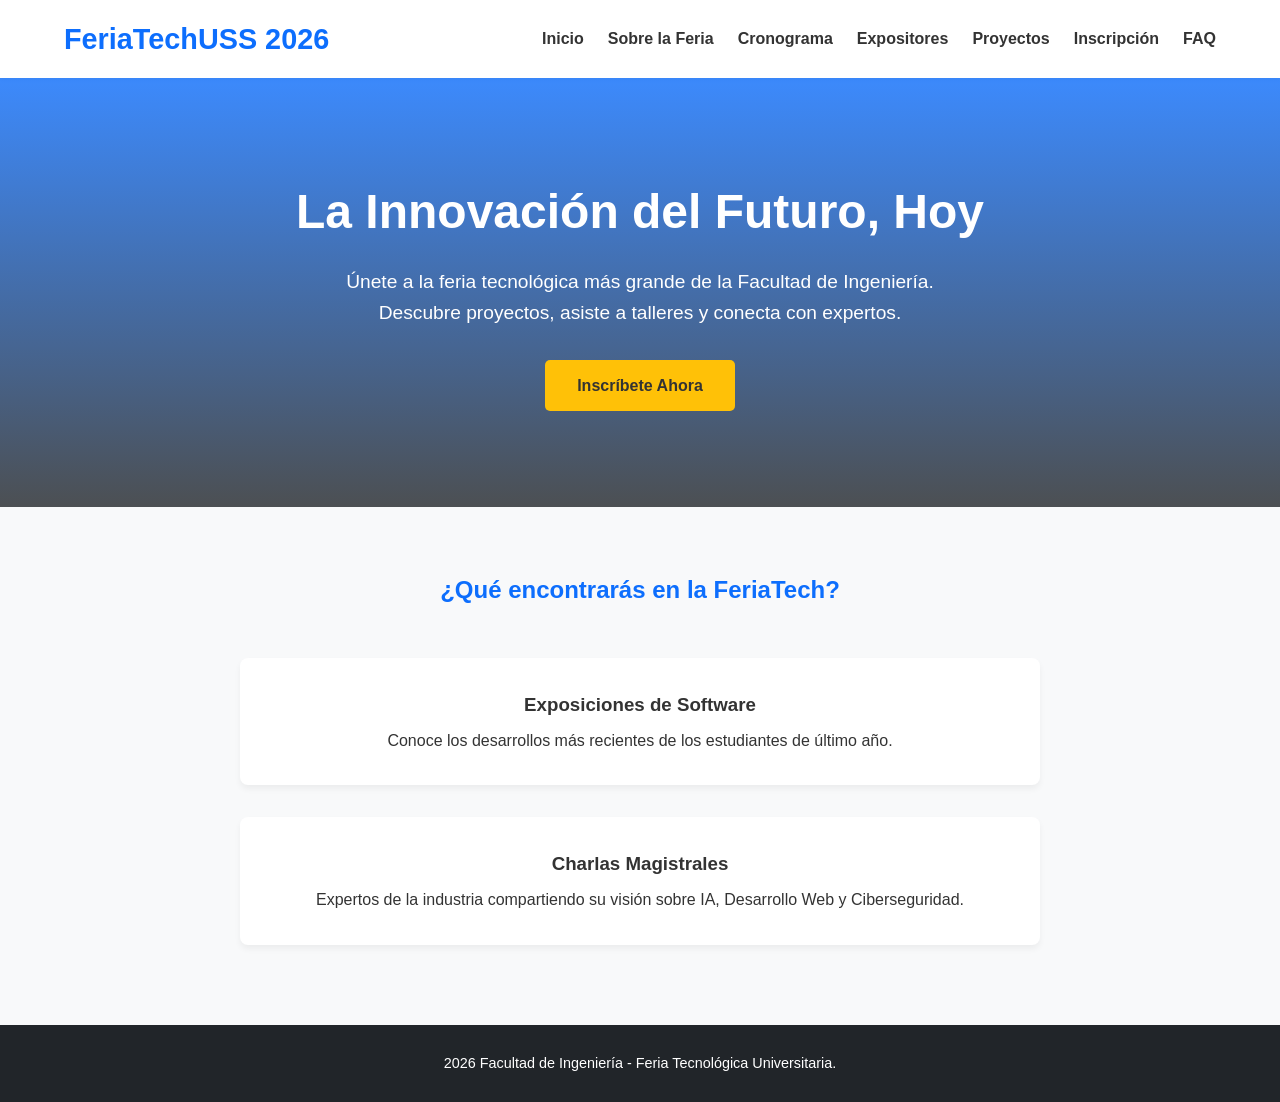
<file: Alo/index.html>
<!DOCTYPE html>
<html lang="es">
<head>
    <meta charset="UTF-8">
    <meta name="viewport" content="width=device-width, initial-scale=1.0">
    <title>Feria Tecnológica Universitaria | Inicio</title>
    <link rel="stylesheet" href="styles.css">
</head>
<body>

    <header>
        <div class="logo">
            <h1>FeriaTechUSS 2026</h1>
        </div>
        <nav>
            <ul>
                <li><a href="index.html">Inicio</a></li>
                <li><a href="objs.html">Sobre la Feria</a></li>
                <li><a href="actividades.html">Cronograma</a></li>
                <li><a href="equipo.html">Expositores</a></li>
                <li><a href="visual.html">Proyectos</a></li>
                <li><a href="contacto.html">Inscripción</a></li>
                <li><a href="faq.html">FAQ</a></li>
            </ul>
        </nav>
    </header>

    <main>
        <section id="hero">
            <article>
                <h2>La Innovación del Futuro, Hoy</h2>
                <p>Únete a la feria tecnológica más grande de la Facultad de Ingeniería. Descubre proyectos, asiste a talleres y conecta con expertos.</p>
                <a href="contacto.html" class="btn-principal">Inscríbete Ahora</a> 
            </article>
        </section>

        <section id="presentacion-general">
            <h2>¿Qué encontrarás en la FeriaTech?</h2>
            <article>
                <h3>Exposiciones de Software</h3>
                <p>Conoce los desarrollos más recientes de los estudiantes de último año.</p>
            </article>
            <article>
                <h3>Charlas Magistrales</h3>
                <p>Expertos de la industria compartiendo su visión sobre IA, Desarrollo Web y Ciberseguridad.</p>
            </article>
        </section>
    </main>

    <footer>
        <p>2026 Facultad de Ingeniería - Feria Tecnológica Universitaria.</p>
    </footer>

</body>
</html>
</file>
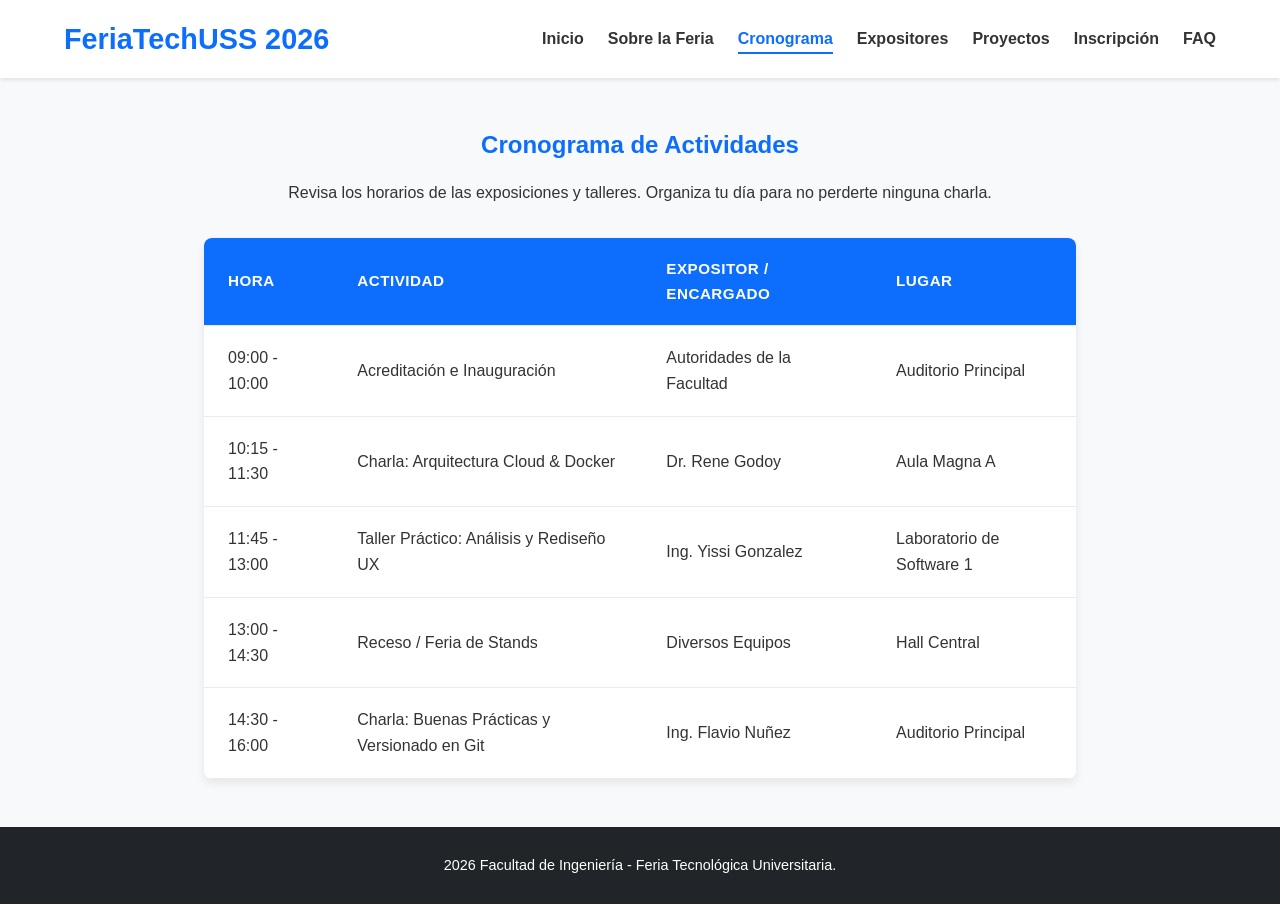
<file: Alo/actividades.html>
<!DOCTYPE html>
<html lang="es">
<head>
    <meta charset="UTF-8">
    <meta name="viewport" content="width=device-width, initial-scale=1.0">
    <title>Cronograma | FeriaTech 2026</title>
    <link rel="stylesheet" href="styles.css">
</head>
<body>

    <header>
        <div class="logo">
            <h1>FeriaTechUSS 2026</h1>
        </div>
        <nav>
            <ul>
                <li><a href="index.html">Inicio</a></li>
                <li><a href="objs.html">Sobre la Feria</a></li>
                <li><a href="actividades.html" class="activo">Cronograma</a></li>
                <li><a href="equipo.html">Expositores</a></li>
                <li><a href="visual.html">Proyectos</a></li>
                <li><a href="contacto.html">Inscripción</a></li>
                <li><a href="faq.html">FAQ</a></li>
            </ul>
        </nav>
    </header>

    <main>
        <section class="seccion-principal">
            <h2>Cronograma de Actividades</h2>
            <p class="descripcion-seccion">Revisa los horarios de las exposiciones y talleres. Organiza tu día para no perderte ninguna charla.</p>
            
            <div class="tabla-responsive">
                <table class="tabla-cronograma">
                    <thead>
                        <tr>
                            <th>Hora</th>
                            <th>Actividad</th>
                            <th>Expositor / Encargado</th>
                            <th>Lugar</th>
                        </tr>
                    </thead>
                    <tbody>
                        <tr>
                            <td>09:00 - 10:00</td>
                            <td>Acreditación e Inauguración</td>
                            <td>Autoridades de la Facultad</td>
                            <td>Auditorio Principal</td>
                        </tr>
                        <tr>
                            <td>10:15 - 11:30</td>
                            <td>Charla: Arquitectura Cloud & Docker</td>
                            <td>Dr. Rene Godoy</td>
                            <td>Aula Magna A</td>
                        </tr>
                        <tr>
                            <td>11:45 - 13:00</td>
                            <td>Taller Práctico: Análisis y Rediseño UX</td>
                            <td>Ing. Yissi Gonzalez</td>
                            <td>Laboratorio de Software 1</td>
                        </tr>
                        <tr>
                            <td>13:00 - 14:30</td>
                            <td>Receso / Feria de Stands</td>
                            <td>Diversos Equipos</td>
                            <td>Hall Central</td>
                        </tr>
                        <tr>
                            <td>14:30 - 16:00</td>
                            <td>Charla: Buenas Prácticas y Versionado en Git</td>
                            <td>Ing. Flavio Nuñez</td>
                            <td>Auditorio Principal</td>
                        </tr>
                    </tbody>
                </table>
            </div>
        </section>
    </main>

    <footer>
        <p>2026 Facultad de Ingeniería - Feria Tecnológica Universitaria.</p>
    </footer>

</body>
</html>
</file>
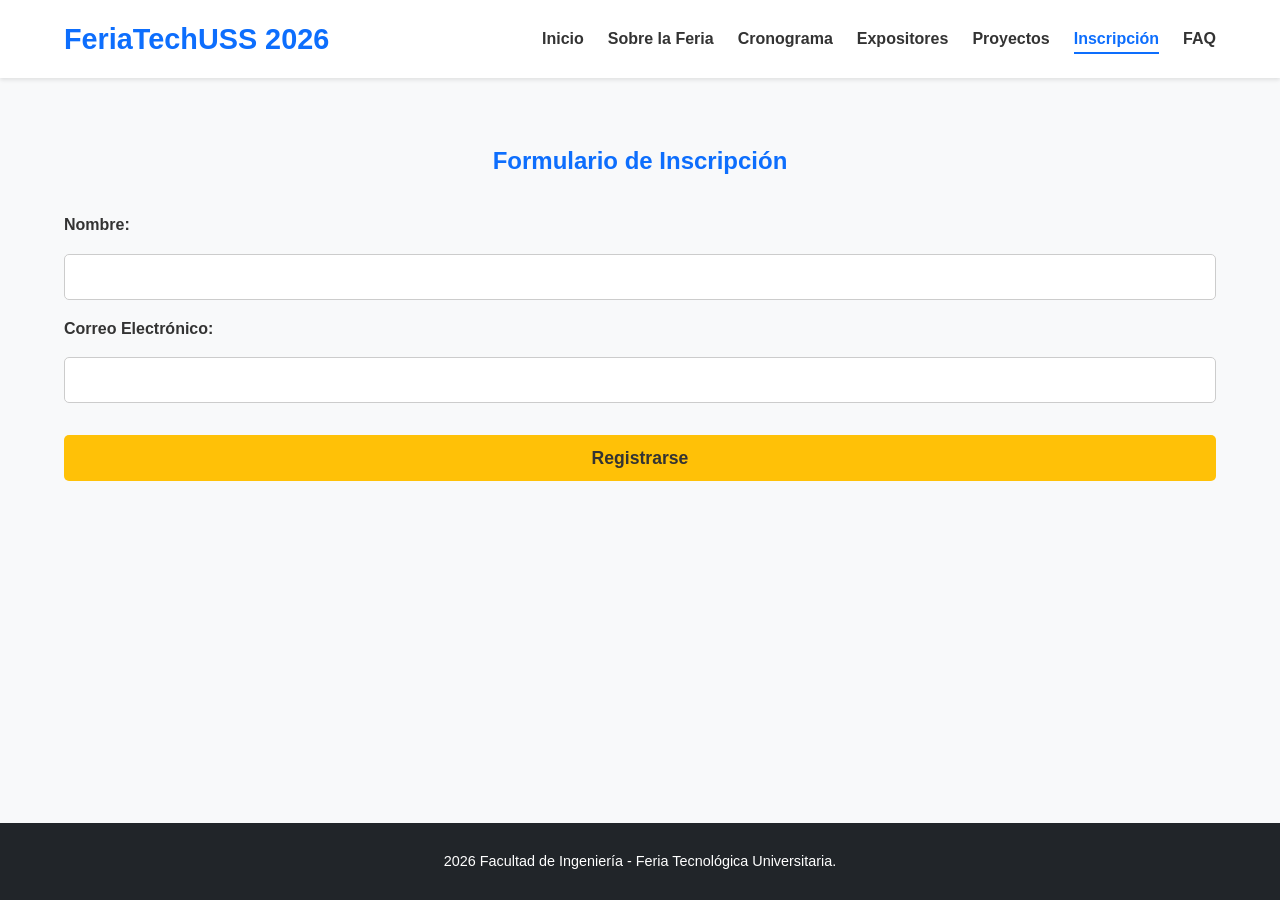
<file: Alo/contacto.html>
<!DOCTYPE html>
<html lang="es">
<head>
    <meta charset="UTF-8">
    <meta name="viewport" content="width=device-width, initial-scale=1.0">
    <title>Inscripción | FeriaTech 2026</title> <link rel="stylesheet" href="styles.css">
</head>
<body>

    <header>
        <div class="logo">
            <h1>FeriaTechUSS 2026</h1>
        </div>
        <nav>
            <ul>
                <li><a href="index.html">Inicio</a></li>
                <li><a href="objs.html">Sobre la Feria</a></li>
                <li><a href="actividades.html">Cronograma</a></li>
                <li><a href="equipo.html">Expositores</a></li>
                <li><a href="visual.html">Proyectos</a></li>
                <li><a href="contacto.html" class="activo">Inscripción</a></li>
                <li><a href="faq.html">FAQ</a></li>
            </ul>
        </nav>
    </header>

    <main>
        <section id="presentacion-general">
            <h2>Formulario de Inscripción</h2>
            <form action="#" method="post">
                <label for="nombre">Nombre:</label>
                <input type="text" id="nombre" name="nombre" required>
                
                <label for="email">Correo Electrónico:</label>
                <input type="email" id="email" name="email" required>

                <button type="submit" class="btn-principal">Registrarse</button>
            </form>
        </section>
    </main>

    <footer>
        <p>2026 Facultad de Ingeniería - Feria Tecnológica Universitaria.</p>
    </footer>

</body>
</html>
</file>
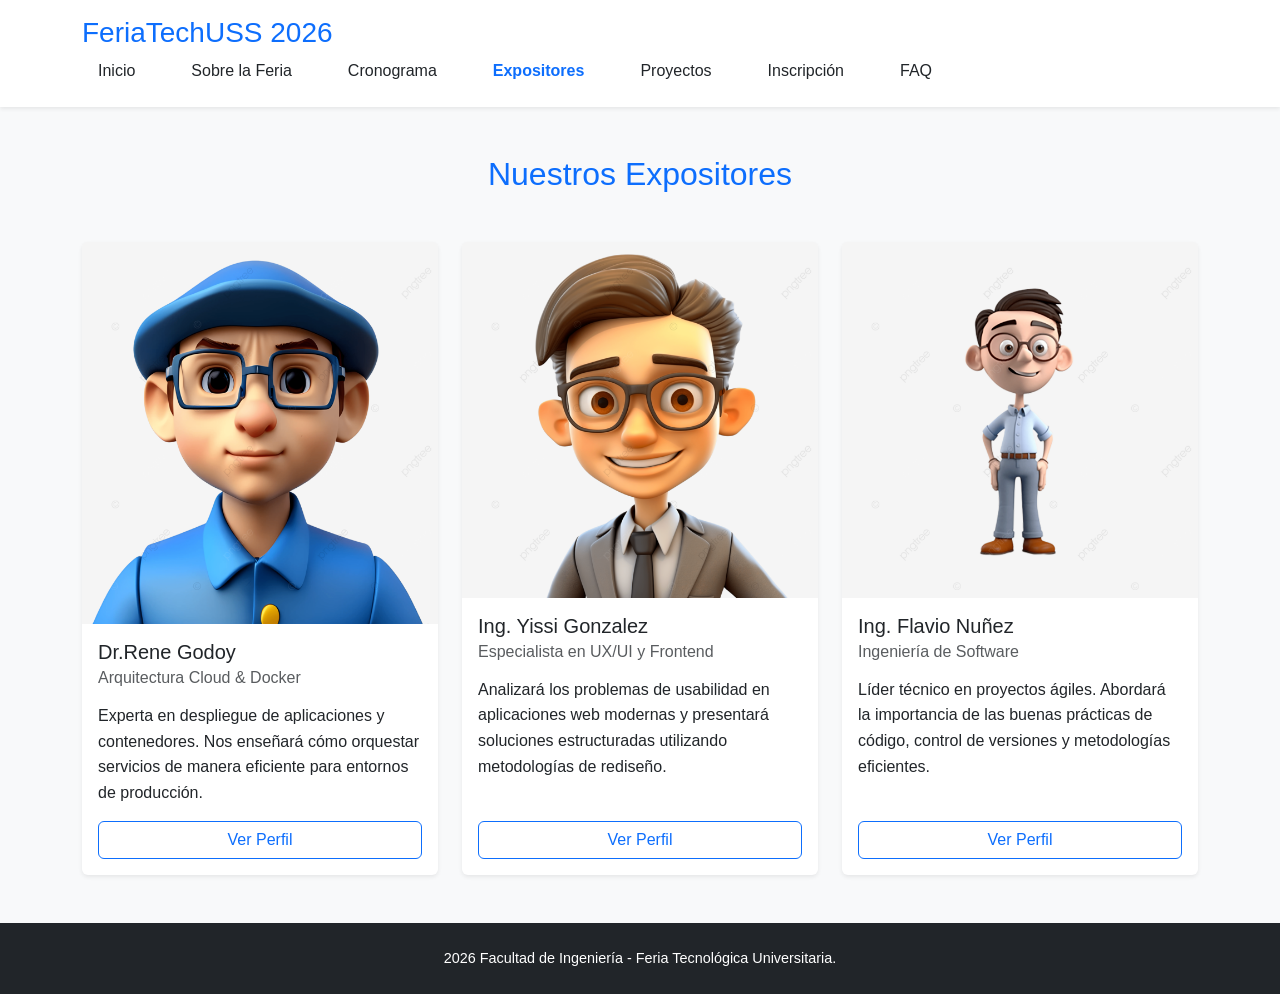
<file: Alo/equipo.html>
<!DOCTYPE html>
<html lang="es">
<head>
    <meta charset="UTF-8">
    <meta name="viewport" content="width=device-width, initial-scale=1.0">
    <title>Expositores | FeriaTechUSS 2026</title>
    <link href="https://cdn.jsdelivr.net/npm/bootstrap@5.3.0/dist/css/bootstrap.min.css" rel="stylesheet">
    <link rel="stylesheet" href="styles.css">
</head>
<body class="d-flex flex-column min-vh-100">
    
    <header class="p-3 bg-white shadow-sm">
        <div class="container d-flex justify-content-between align-items-center flex-wrap">
            <h1 class="h3 text-primary m-0">FeriaTechUSS 2026</h1>
            <nav>
                <ul class="nav">
                    <li class="nav-item"><a class="nav-link text-dark" href="index.html">Inicio</a></li>
                    <li class="nav-item"><a class="nav-link text-dark" href="objs.html">Sobre la Feria</a></li>
                    <li class="nav-item"><a class="nav-link text-dark" href="actividades.html">Cronograma</a></li>
                    <li class="nav-item"><a class="nav-link text-primary fw-bold" href="equipo.html">Expositores</a></li>
                    <li class="nav-item"><a class="nav-link text-dark" href="visual.html">Proyectos</a></li>
                    <li class="nav-item"><a class="nav-link text-dark" href="contacto.html">Inscripción</a></li>
                    <li class="nav-item"><a class="nav-link text-dark" href="faq.html">FAQ</a></li>
                </ul>
            </nav>
        </div>
    </header>

    <main class="container my-5 flex-grow-1">
        <h2 class="text-center mb-5 text-primary">Nuestros Expositores</h2>
        
        <div class="row g-4">
            
            <div class="col-md-4">
                <div class="card h-100 shadow-sm border-0">
                    <img src="img/profe.png" class="card-img-top" alt="Dra. Elena Gómez">
                    <div class="card-body d-flex flex-column">
                        <h5 class="card-title">Dr.Rene Godoy</h5>
                        <h6 class="card-subtitle mb-3 text-muted">Arquitectura Cloud & Docker</h6>
                        <p class="card-text flex-grow-1">Experta en despliegue de aplicaciones y contenedores. Nos enseñará cómo orquestar servicios de manera eficiente para entornos de producción.</p>
                        <a href="#" class="btn btn-outline-primary mt-auto">Ver Perfil</a>
                    </div>
                </div>
            </div>

            <div class="col-md-4">
                <div class="card h-100 shadow-sm border-0">
                    <img src="img/profe2.png" class="card-img-top" alt="Ing. Carlos Ruiz">
                    <div class="card-body d-flex flex-column">
                        <h5 class="card-title">Ing. Yissi Gonzalez</h5>
                        <h6 class="card-subtitle mb-3 text-muted">Especialista en UX/UI y Frontend</h6>
                        <p class="card-text flex-grow-1">Analizará los problemas de usabilidad en aplicaciones web modernas y presentará soluciones estructuradas utilizando metodologías de rediseño.</p>
                        <a href="#" class="btn btn-outline-primary mt-auto">Ver Perfil</a>
                    </div>
                </div>
            </div>

            <div class="col-md-4">
                <div class="card h-100 shadow-sm border-0">
                    <img src="img/profe3.png" class="card-img-top" alt="MSc. Andrea Silva">
                    <div class="card-body d-flex flex-column">
                        <h5 class="card-title">Ing. Flavio Nuñez</h5>
                        <h6 class="card-subtitle mb-3 text-muted">Ingeniería de Software</h6>
                        <p class="card-text flex-grow-1">Líder técnico en proyectos ágiles. Abordará la importancia de las buenas prácticas de código, control de versiones y metodologías eficientes.</p>
                        <a href="#" class="btn btn-outline-primary mt-auto">Ver Perfil</a>
                    </div>
                </div>
            </div>

        </div>
    </main>

    <footer class="bg-dark text-white text-center p-4 mt-auto">
        <p class="m-0">2026 Facultad de Ingeniería - Feria Tecnológica Universitaria.</p>
    </footer>

</body>
</html>
</file>
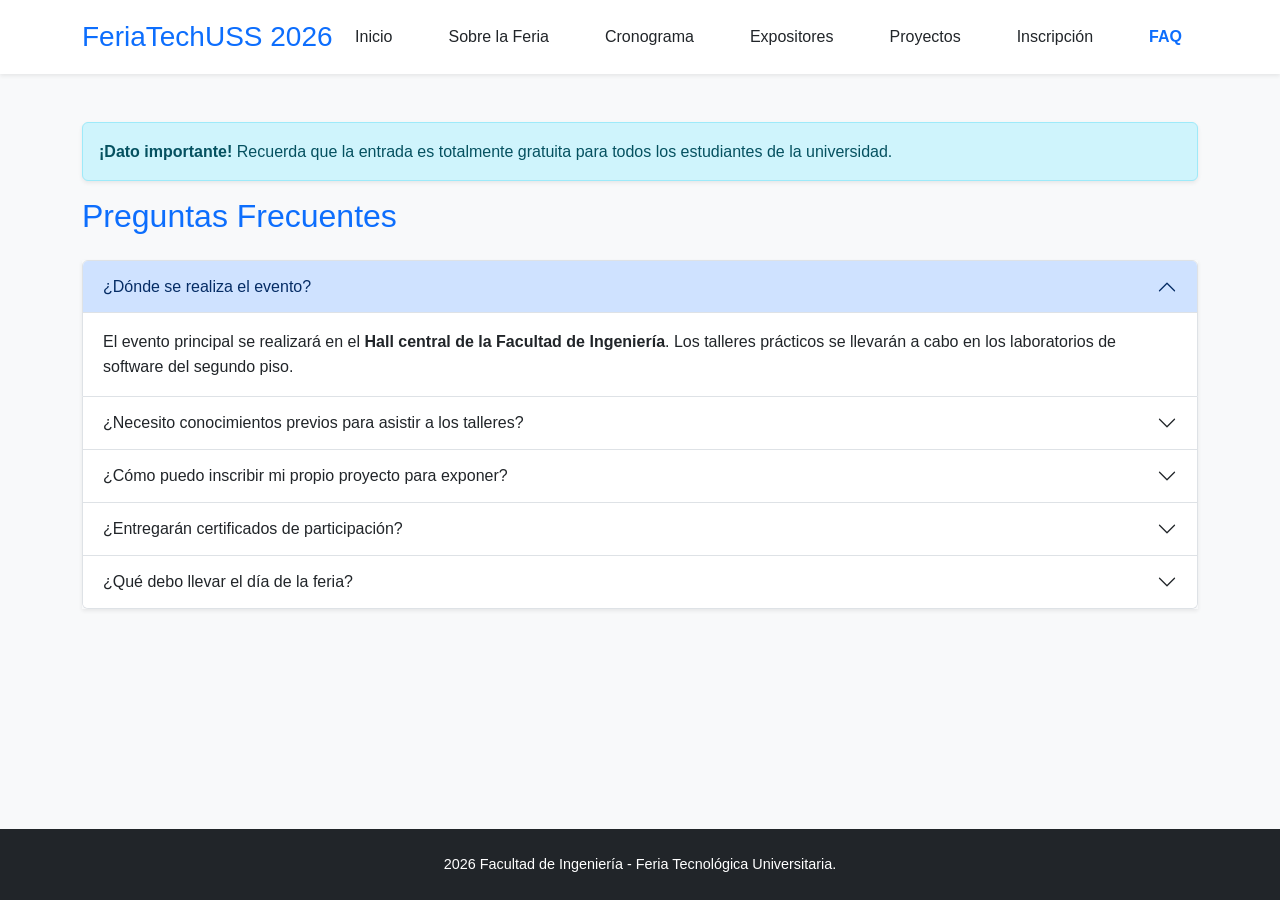
<file: Alo/faq.html>
<!DOCTYPE html>
<html lang="es">
<head>
    <meta charset="UTF-8">
    <meta name="viewport" content="width=device-width, initial-scale=1.0">
    <title>FAQ | FeriaTechUSS 2026</title>
    <link href="https://cdn.jsdelivr.net/npm/bootstrap@5.3.0/dist/css/bootstrap.min.css" rel="stylesheet">
    <link rel="stylesheet" href="styles.css">
</head>
<body class="d-flex flex-column min-vh-100">

    <header class="p-3 bg-white shadow-sm">
        <div class="container d-flex justify-content-between align-items-center flex-wrap">
            <h1 class="h3 text-primary m-0">FeriaTechUSS 2026</h1>
            <nav>
                <ul class="nav">
                    <li class="nav-item"><a class="nav-link text-dark" href="index.html">Inicio</a></li>
                    <li class="nav-item"><a class="nav-link text-dark" href="objs.html">Sobre la Feria</a></li>
                    <li class="nav-item"><a class="nav-link text-dark" href="actividades.html">Cronograma</a></li>
                    <li class="nav-item"><a class="nav-link text-dark" href="equipo.html">Expositores</a></li>
                    <li class="nav-item"><a class="nav-link text-dark" href="visual.html">Proyectos</a></li>
                    <li class="nav-item"><a class="nav-link text-dark" href="contacto.html">Inscripción</a></li>
                    <li class="nav-item"><a class="nav-link text-primary fw-bold" href="faq.html">FAQ</a></li>
                </ul>
            </nav>
        </div>
    </header>

    <main class="container my-5 flex-grow-1">
        
        <div class="alert alert-info shadow-sm" role="alert">
            <strong>¡Dato importante!</strong> Recuerda que la entrada es totalmente gratuita para todos los estudiantes de la universidad.
        </div>
        
        <h2 class="mb-4 text-primary">Preguntas Frecuentes</h2>
        
        <div class="accordion shadow-sm" id="accordionFAQ">
            
            <div class="accordion-item">
                <h2 class="accordion-header">
                    <button class="accordion-button" type="button" data-bs-toggle="collapse" data-bs-target="#collapseOne" aria-expanded="true" aria-controls="collapseOne">
                        ¿Dónde se realiza el evento?
                    </button>
                </h2>
                <div id="collapseOne" class="accordion-collapse collapse show" data-bs-parent="#accordionFAQ">
                    <div class="accordion-body">
                        El evento principal se realizará en el <strong>Hall central de la Facultad de Ingeniería</strong>. Los talleres prácticos se llevarán a cabo en los laboratorios de software del segundo piso.
                    </div>
                </div>
            </div>

            <div class="accordion-item">
                <h2 class="accordion-header">
                    <button class="accordion-button collapsed" type="button" data-bs-toggle="collapse" data-bs-target="#collapseTwo" aria-expanded="false" aria-controls="collapseTwo">
                        ¿Necesito conocimientos previos para asistir a los talleres?
                    </button>
                </h2>
                <div id="collapseTwo" class="accordion-collapse collapse" data-bs-parent="#accordionFAQ">
                    <div class="accordion-body">
                        No es estrictamente necesario. Tendremos charlas introductorias sobre tecnologías web, diseño de interfaces y control de versiones ideales para principiantes, así como talleres avanzados sobre Docker y despliegue de aplicaciones para estudiantes de cursos superiores.
                    </div>
                </div>
            </div>

            <div class="accordion-item">
                <h2 class="accordion-header">
                    <button class="accordion-button collapsed" type="button" data-bs-toggle="collapse" data-bs-target="#collapseThree" aria-expanded="false" aria-controls="collapseThree">
                        ¿Cómo puedo inscribir mi propio proyecto para exponer?
                    </button>
                </h2>
                <div id="collapseThree" class="accordion-collapse collapse" data-bs-parent="#accordionFAQ">
                    <div class="accordion-body">
                        Puedes postular tu proyecto dirigiéndote a la sección de <strong>Inscripción</strong> en el menú superior. Llena el formulario seleccionando la opción "Deseo exponer un proyecto" y nuestro equipo se contactará contigo para evaluar el espacio disponible.
                    </div>
                </div>
            </div>

            <div class="accordion-item">
                <h2 class="accordion-header">
                    <button class="accordion-button collapsed" type="button" data-bs-toggle="collapse" data-bs-target="#collapseFour" aria-expanded="false" aria-controls="collapseFour">
                        ¿Entregarán certificados de participación?
                    </button>
                </h2>
                <div id="collapseFour" class="accordion-collapse collapse" data-bs-parent="#accordionFAQ">
                    <div class="accordion-body">
                        Sí, todos los estudiantes que se registren en la web y acrediten su asistencia a un mínimo de <strong>3 charlas o talleres</strong> recibirán un certificado digital de participación avalado por la Facultad de Ingeniería.
                    </div>
                </div>
            </div>

            <div class="accordion-item">
                <h2 class="accordion-header">
                    <button class="accordion-button collapsed" type="button" data-bs-toggle="collapse" data-bs-target="#collapseFive" aria-expanded="false" aria-controls="collapseFive">
                        ¿Qué debo llevar el día de la feria?
                    </button>
                </h2>
                <div id="collapseFive" class="accordion-collapse collapse" data-bs-parent="#accordionFAQ">
                    <div class="accordion-body">
                        Solo necesitas tu credencial universitaria para ingresar. Si planeas participar en los talleres de código (HTML/CSS o Docker), te recomendamos traer tu computador portátil cargado.
                    </div>
                </div>
            </div>

        </div>
    </main>

    <footer class="bg-dark text-white text-center p-4 mt-auto">
        <p class="m-0">2026 Facultad de Ingeniería - Feria Tecnológica Universitaria.</p>
    </footer>

    <script src="https://cdn.jsdelivr.net/npm/bootstrap@5.3.0/dist/js/bootstrap.bundle.min.js"></script>
</body>
</html>
</file>
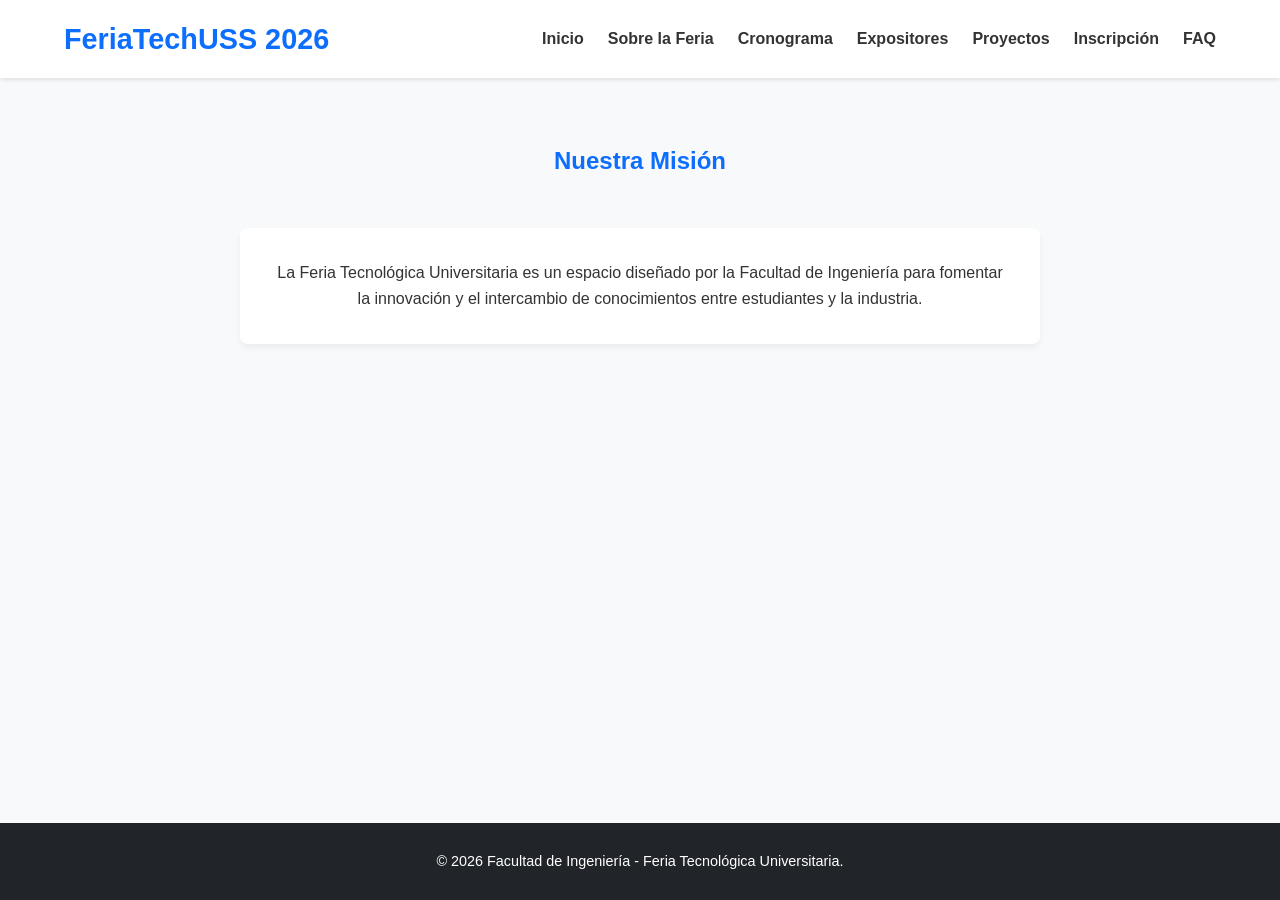
<file: Alo/objs.html>
<!DOCTYPE html>
<html lang="es">
<head>
    <meta charset="UTF-8">
    <meta name="viewport" content="width=device-width, initial-scale=1.0">
    <title>Sobre la Feria | FeriaTechUSS 2026</title>
    <link rel="stylesheet" href="styles.css">
</head>
<body>
    <header>
        <div class="logo"><h1>FeriaTechUSS 2026</h1></div>
        <nav>
            <ul>
                <li><a href="index.html">Inicio</a></li>
                <li><a href="objs.html">Sobre la Feria</a></li>
                <li><a href="actividades.html">Cronograma</a></li>
                <li><a href="equipo.html">Expositores</a></li>
                <li><a href="visual.html">Proyectos</a></li>
                <li><a href="contacto.html">Inscripción</a></li>
                <li><a href="faq.html">FAQ</a></li>
            </ul>
        </nav>
    </header>
    <main>
        <section id="presentacion-general">
            <h2>Nuestra Misión</h2>
            <article>
                <p>La Feria Tecnológica Universitaria es un espacio diseñado por la Facultad de Ingeniería para fomentar la innovación y el intercambio de conocimientos entre estudiantes y la industria.</p>
            </article>
        </section>
    </main>
    <footer>
        <p>&copy; 2026 Facultad de Ingeniería - Feria Tecnológica Universitaria.</p>
    </footer>
</body>
</html>
</file>
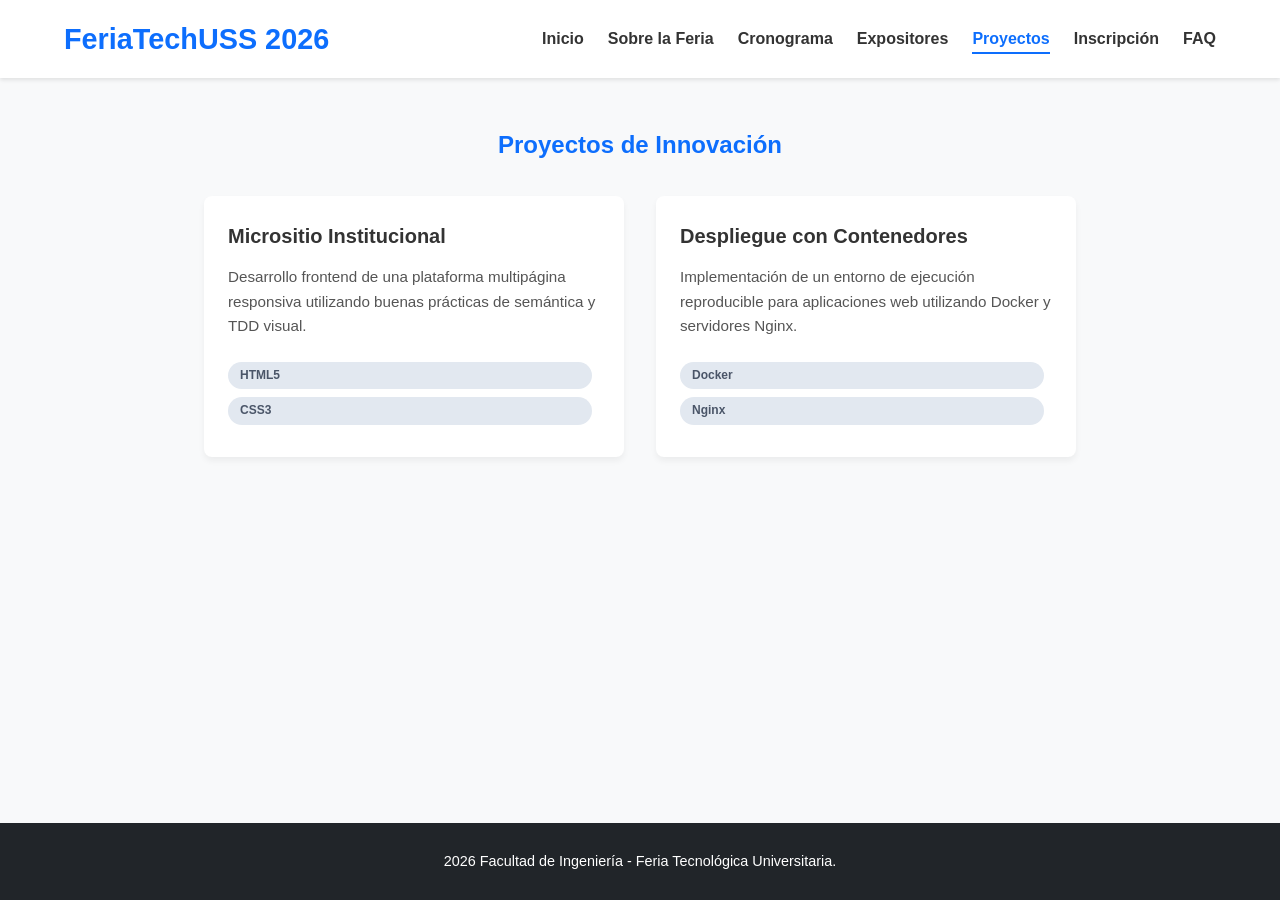
<file: Alo/visual.html>
<!DOCTYPE html>
<html lang="es">
<head>
    <meta charset="UTF-8">
    <meta name="viewport" content="width=device-width, initial-scale=1.0">
    <title>Proyectos Destacados | FeriaTechUSS 2026</title>
    <link rel="stylesheet" href="styles.css">
</head>
<body>

    <header>
        <div class="logo">
            <h1>FeriaTechUSS 2026</h1>
        </div>
        <nav>
            <ul>
                <li><a href="index.html">Inicio</a></li>
                <li><a href="nosotros.html">Sobre la Feria</a></li>
                <li><a href="actividades.html">Cronograma</a></li>
                <li><a href="equipo.html">Expositores</a></li>
                <li><a href="visual.html" class="activo">Proyectos</a></li>
                <li><a href="contacto.html">Inscripción</a></li>
                <li><a href="faq.html">FAQ</a></li>
            </ul>
        </nav>
    </header>

    <main>
        <section class="seccion-principal">
            <h2>Proyectos de Innovación</h2>
            
            <div class="galeria-grid">

                <article class="tarjeta-proyecto">
                    <div class="contenido-proyecto">
                        <h3>Micrositio Institucional</h3>
                        <p>Desarrollo frontend de una plataforma multipágina responsiva utilizando buenas prácticas de semántica y TDD visual.</p>
                        <span class="badge-tecnologia">HTML5</span>
                        <span class="badge-tecnologia">CSS3</span>
                    </div>
                </article>

                <article class="tarjeta-proyecto">
                    <div class="contenido-proyecto">
                        <h3>Despliegue con Contenedores</h3>
                        <p>Implementación de un entorno de ejecución reproducible para aplicaciones web utilizando Docker y servidores Nginx.</p>
                        <span class="badge-tecnologia">Docker</span>
                        <span class="badge-tecnologia">Nginx</span>
                    </div>
                </article>

            </div>
        </section>
    </main>

    <footer>
        <p>2026 Facultad de Ingeniería - Feria Tecnológica Universitaria.</p>
    </footer>

</body>
</html>
</file>
<file: Alo/styles.css>
:root {
    --color-primario: #0d6efd;
    --color-secundario: #ffc107;
    --color-fondo: #f8f9fa;
    --color-texto: #333333;
    --color-blanco: #ffffff;
    --color-footer: #212529;
    --fuente-principal: 'Segoe UI', Tahoma, Geneva, Verdana, sans-serif;
}


* {
    margin: 0;
    padding: 0;
    box-sizing: border-box;
}

body {
    font-family: var(--fuente-principal);
    background-color: var(--color-fondo);
    color: var(--color-texto);
    line-height: 1.6;
    display: flex;
    flex-direction: column;
    min-height: 100vh;
}

main {
    flex: 1;
}


header {
    background-color: var(--color-blanco);
    box-shadow: 0 2px 4px rgba(0,0,0,0.1);
    padding: 1rem 5%;
    display: flex;
    justify-content: space-between;
    align-items: center;
    flex-wrap: wrap;
}

header .logo h1 {
    color: var(--color-primario);
    font-size: 1.8rem;
}

nav ul {
    list-style: none;
    display: flex;
    gap: 1.5rem;
    flex-wrap: wrap;
}

nav ul li a {
    text-decoration: none;
    color: var(--color-texto);
    font-weight: 600;
    transition: color 0.3s ease;
}

nav ul li a:hover {
    color: var(--color-primario);
}

nav ul li a.activo {
    color: var(--color-primario);
    border-bottom: 2px solid var(--color-primario);
    padding-bottom: 5px;
}


#hero {
    background: linear-gradient(rgba(13, 110, 253, 0.8), rgba(33, 37, 41, 0.8));
    color: var(--color-blanco);
    text-align: center;
    padding: 6rem 20px;
}

#hero h2 {
    font-size: 3rem;
    margin-bottom: 1rem;
}

#hero p {
    font-size: 1.2rem;
    max-width: 600px;
    margin: 0 auto 2rem auto;
}

.btn-principal {
    display: inline-block;
    background-color: var(--color-secundario);
    color: var(--color-texto);
    padding: 0.8rem 2rem;
    text-decoration: none;
    font-weight: bold;
    border-radius: 5px;
    transition: background-color 0.3s ease;
}

.btn-principal:hover {
    background-color: #e0a800;
}


#presentacion-general {
    padding: 4rem 5%;
    text-align: center;
    display: flex;
    flex-direction: column;
    align-items: center;
}

#presentacion-general h2 {
    color: var(--color-primario);
    margin-bottom: 2rem;
}

#presentacion-general article {
    background-color: var(--color-blanco);
    padding: 2rem;
    margin: 1rem 0;
    border-radius: 8px;
    box-shadow: 0 4px 6px rgba(0,0,0,0.05);
    max-width: 800px;
    width: 100%;
}

#presentacion-general h3 {
    color: var(--color-texto);
    margin-bottom: 0.5rem;
}


.seccion-principal {
    padding: 3rem 5%;
    max-width: 1000px;
    margin: 0 auto;
}

.seccion-principal h2 {
    color: var(--color-primario);
    text-align: center;
    margin-bottom: 1rem;
}

.descripcion-seccion {
    text-align: center;
    margin-bottom: 2rem;
    color: var(--color-texto);
}

.tabla-responsive {
    overflow-x: auto;
    border-radius: 8px;
    box-shadow: 0 4px 10px rgba(0,0,0,0.08);
}

.tabla-cronograma {
    width: 100%;
    border-collapse: collapse;
    background-color: var(--color-blanco);
    overflow: hidden;
}

.tabla-cronograma th, 
.tabla-cronograma td {
    padding: 1.2rem 1.5rem;
    text-align: left;
    border-bottom: 1px solid #e9ecef;
}

.tabla-cronograma th {
    background-color: var(--color-primario);
    color: var(--color-blanco);
    font-weight: 600;
    text-transform: uppercase;
    font-size: 0.95rem;
    letter-spacing: 0.5px;
}

.tabla-cronograma tbody tr:hover {
    background-color: #f1f3f5;
    transition: background-color 0.2s ease;
}


.galeria-grid {
    display: grid;
    grid-template-columns: repeat(auto-fit, minmax(300px, 1fr));
    gap: 2rem;
    margin-top: 2rem;
}

.tarjeta-proyecto {
    background-color: var(--color-blanco);
    border-radius: 8px;
    overflow: hidden;
    box-shadow: 0 4px 6px rgba(0,0,0,0.05);
    transition: transform 0.3s ease, box-shadow 0.3s ease;
    display: flex;
    flex-direction: column;
}

.tarjeta-proyecto:hover {
    transform: translateY(-5px);
    box-shadow: 0 8px 15px rgba(0,0,0,0.1);
}

.contenido-proyecto {
    padding: 1.5rem;
    flex-grow: 1;
    display: flex;
    flex-direction: column;
}

.contenido-proyecto h3 {
    color: var(--color-texto);
    margin-bottom: 0.8rem;
    font-size: 1.25rem;
}

.contenido-proyecto p {
    color: #555;
    font-size: 0.95rem;
    margin-bottom: 1.5rem;
    flex-grow: 1;
}

.badge-tecnologia {
    display: inline-block;
    background-color: #e2e8f0;
    color: #4a5568;
    padding: 0.25rem 0.75rem;
    border-radius: 9999px;
    font-size: 0.75rem;
    font-weight: 600;
    margin-right: 0.5rem;
    margin-bottom: 0.5rem;
}


form {
    display: flex;
    flex-direction: column;
    gap: 1rem;
    text-align: left;
    width: 100%;
}

form label {
    font-weight: 600;
    color: var(--color-texto);
}

form input {
    padding: 0.8rem;
    border: 1px solid #ccc;
    border-radius: 5px;
    font-family: var(--fuente-principal);
    font-size: 1rem;
}

form button {
    margin-top: 1rem;
    border: none;
    cursor: pointer;
    font-size: 1.1rem;
}

footer {
    background-color: var(--color-footer);
    color: var(--color-blanco);
    text-align: center;
    padding: 1.5rem;
    margin-top: auto;
}

footer p {
    font-size: 0.9rem;
    margin: 0.2rem 0;
}
</file>
